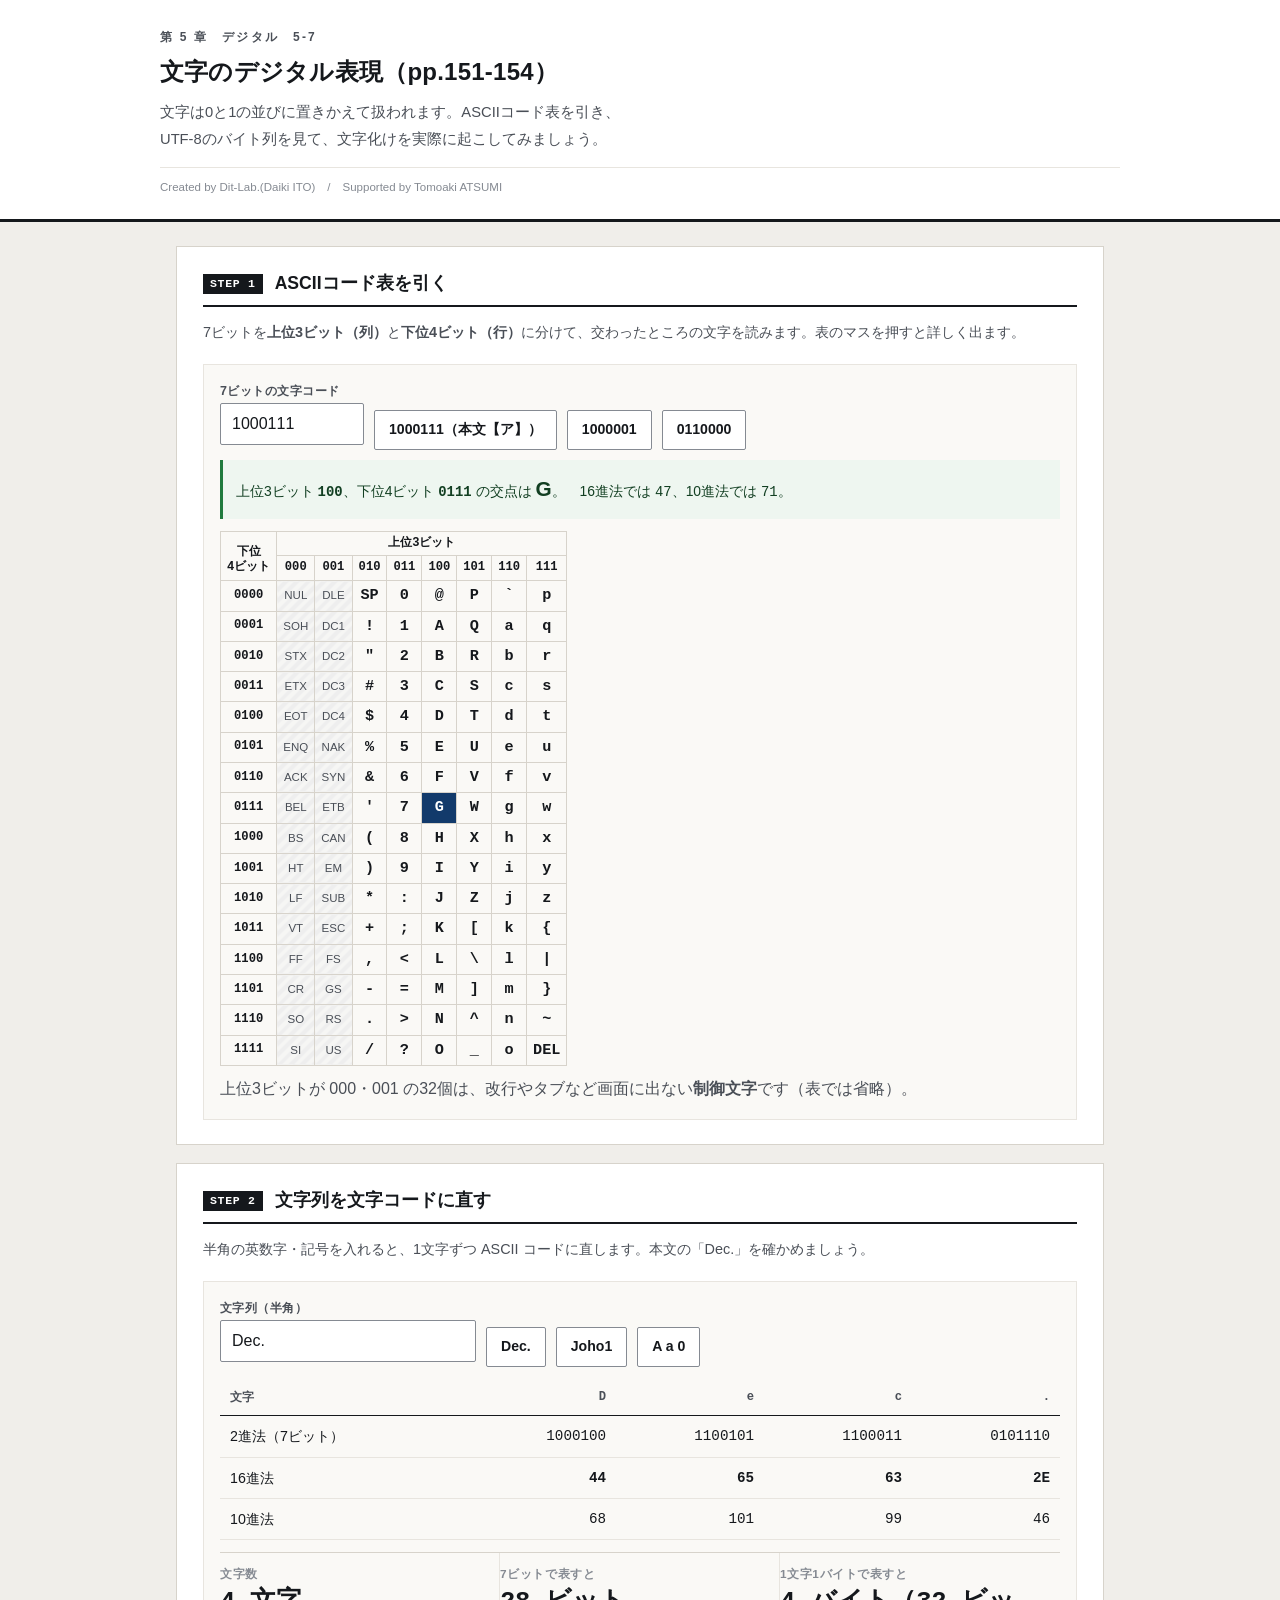
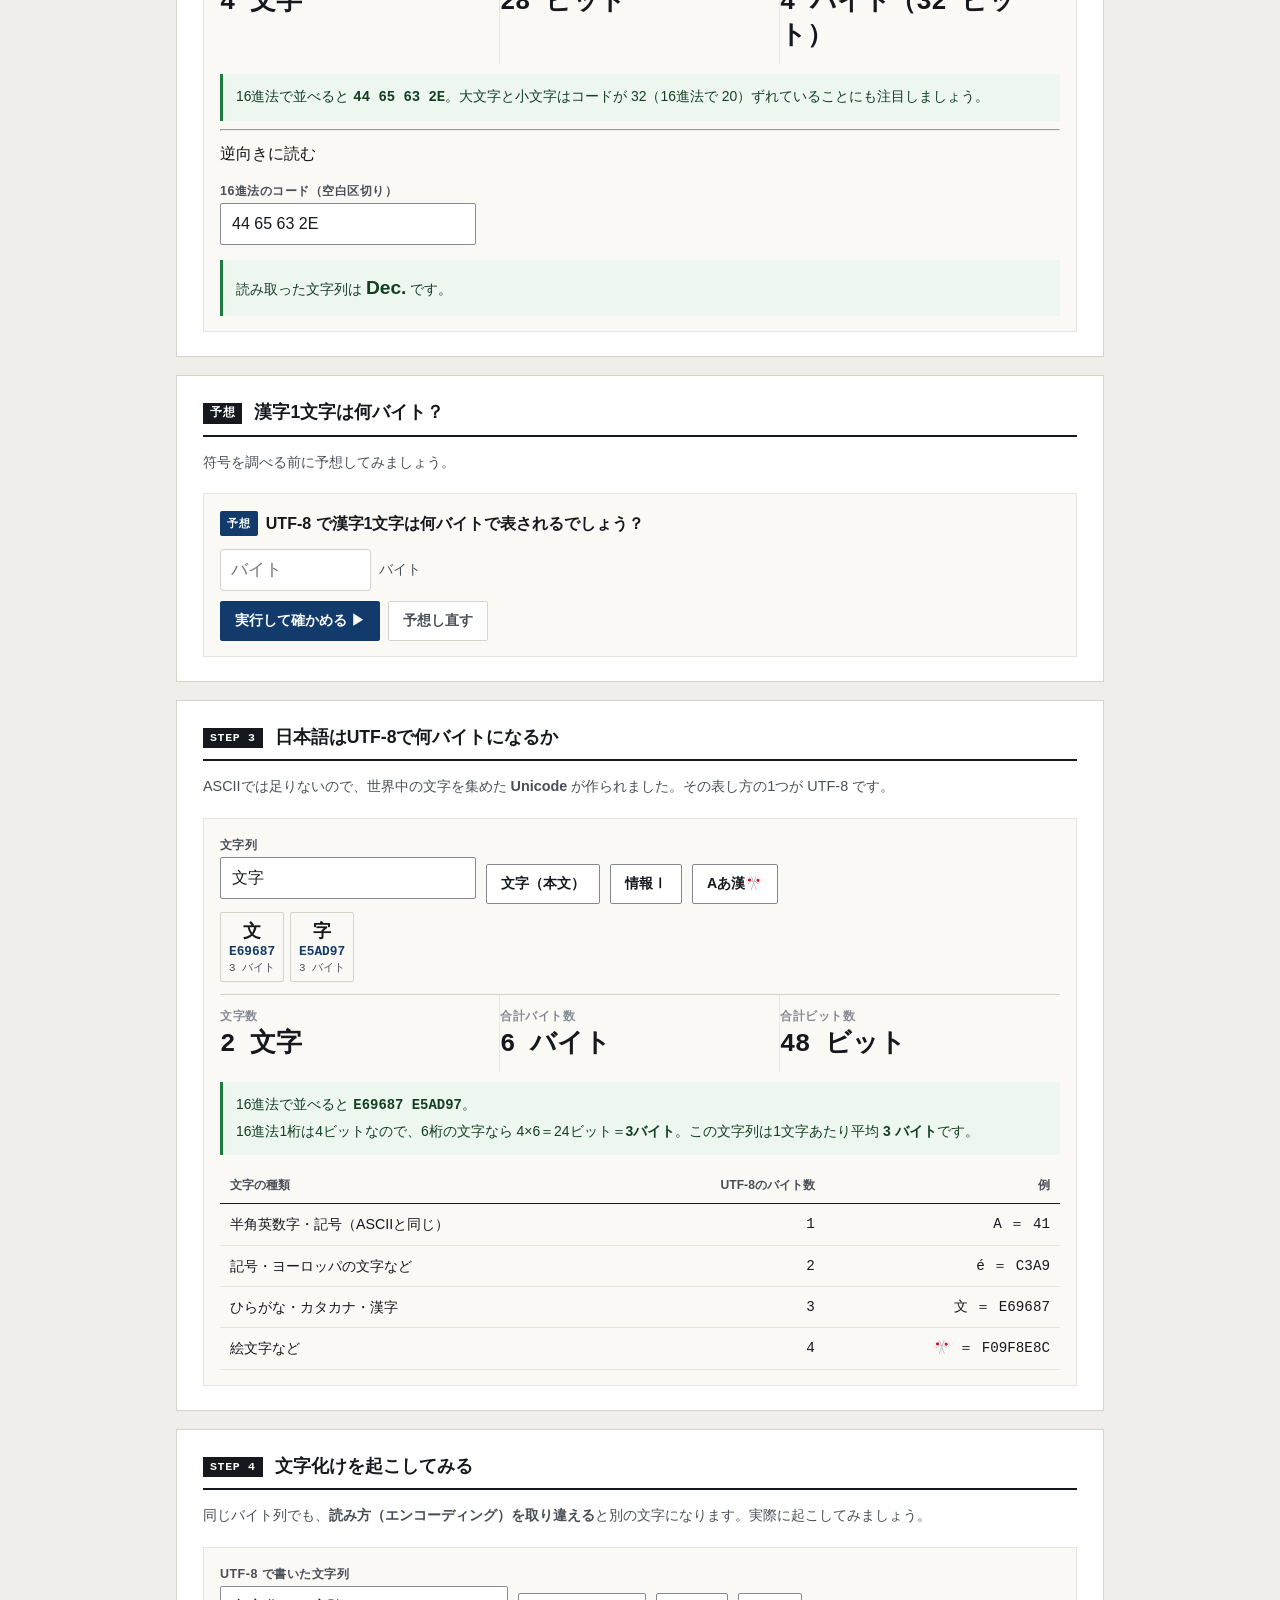
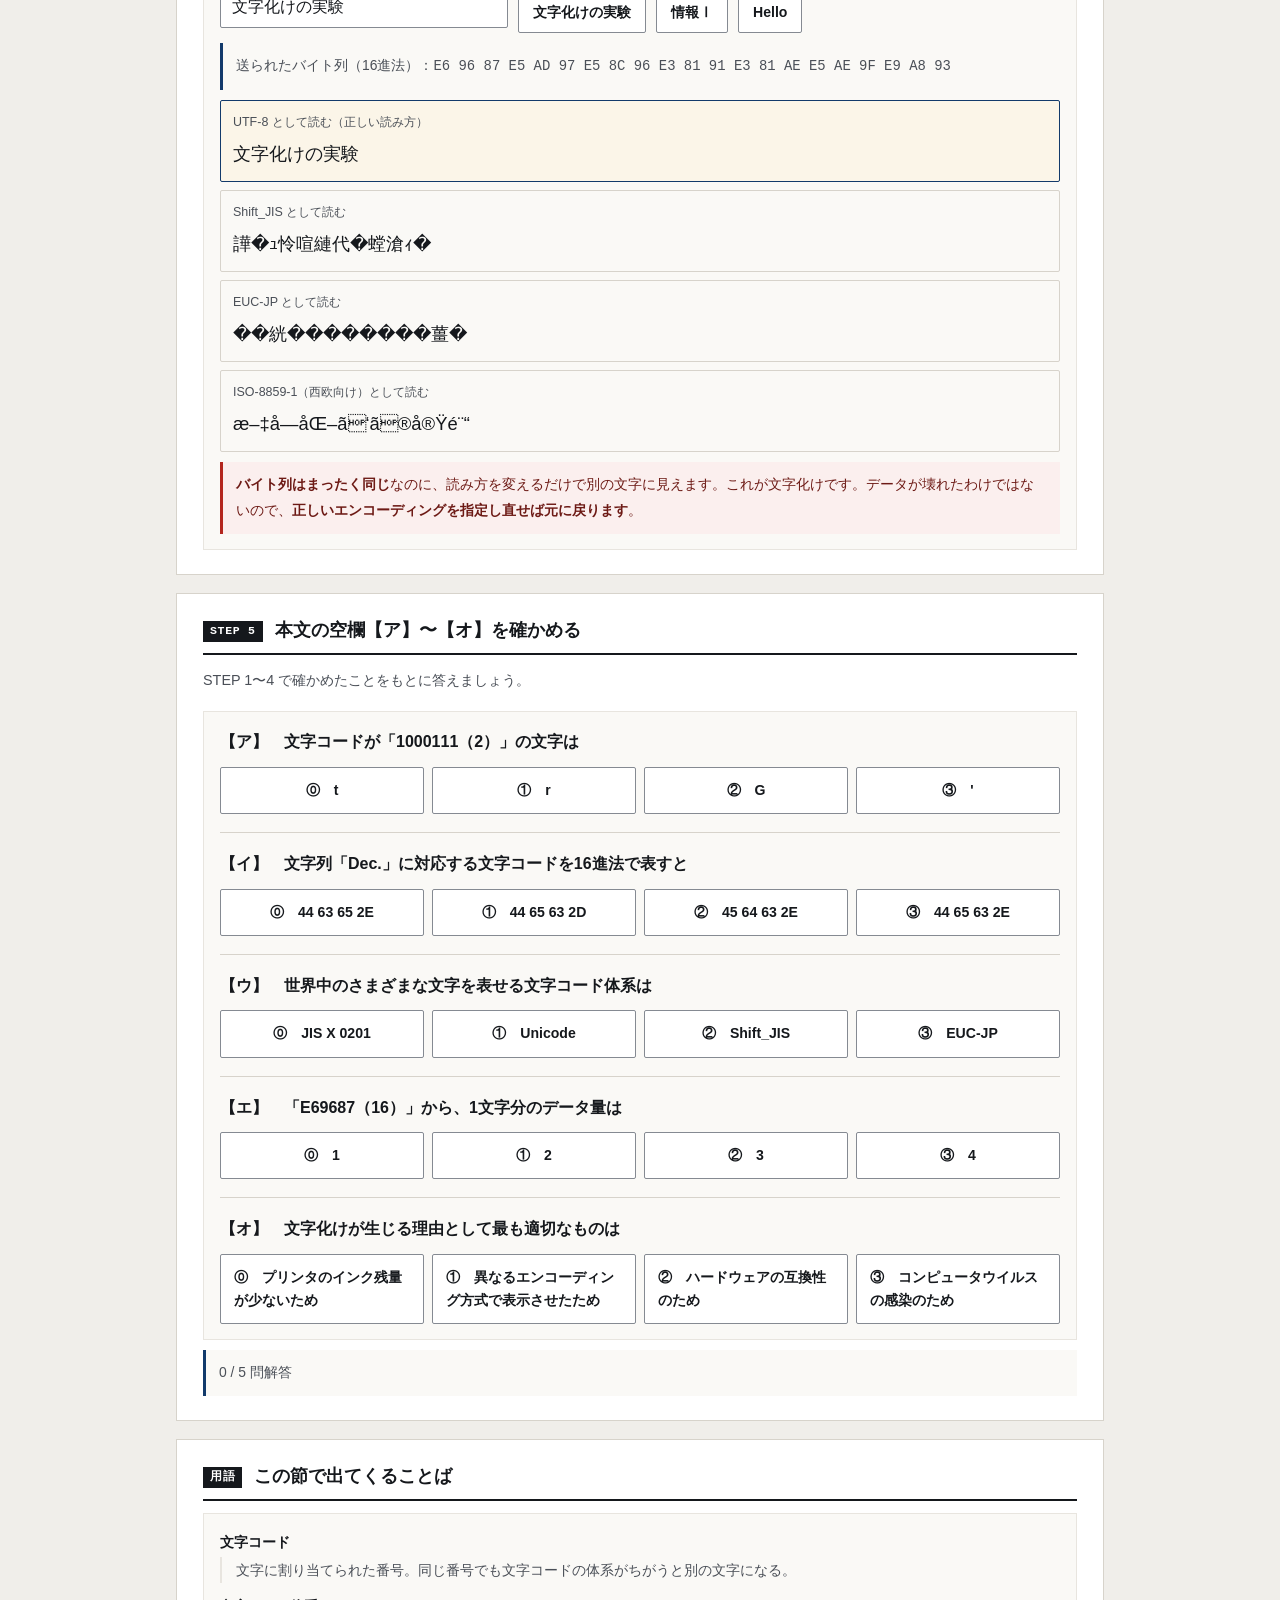
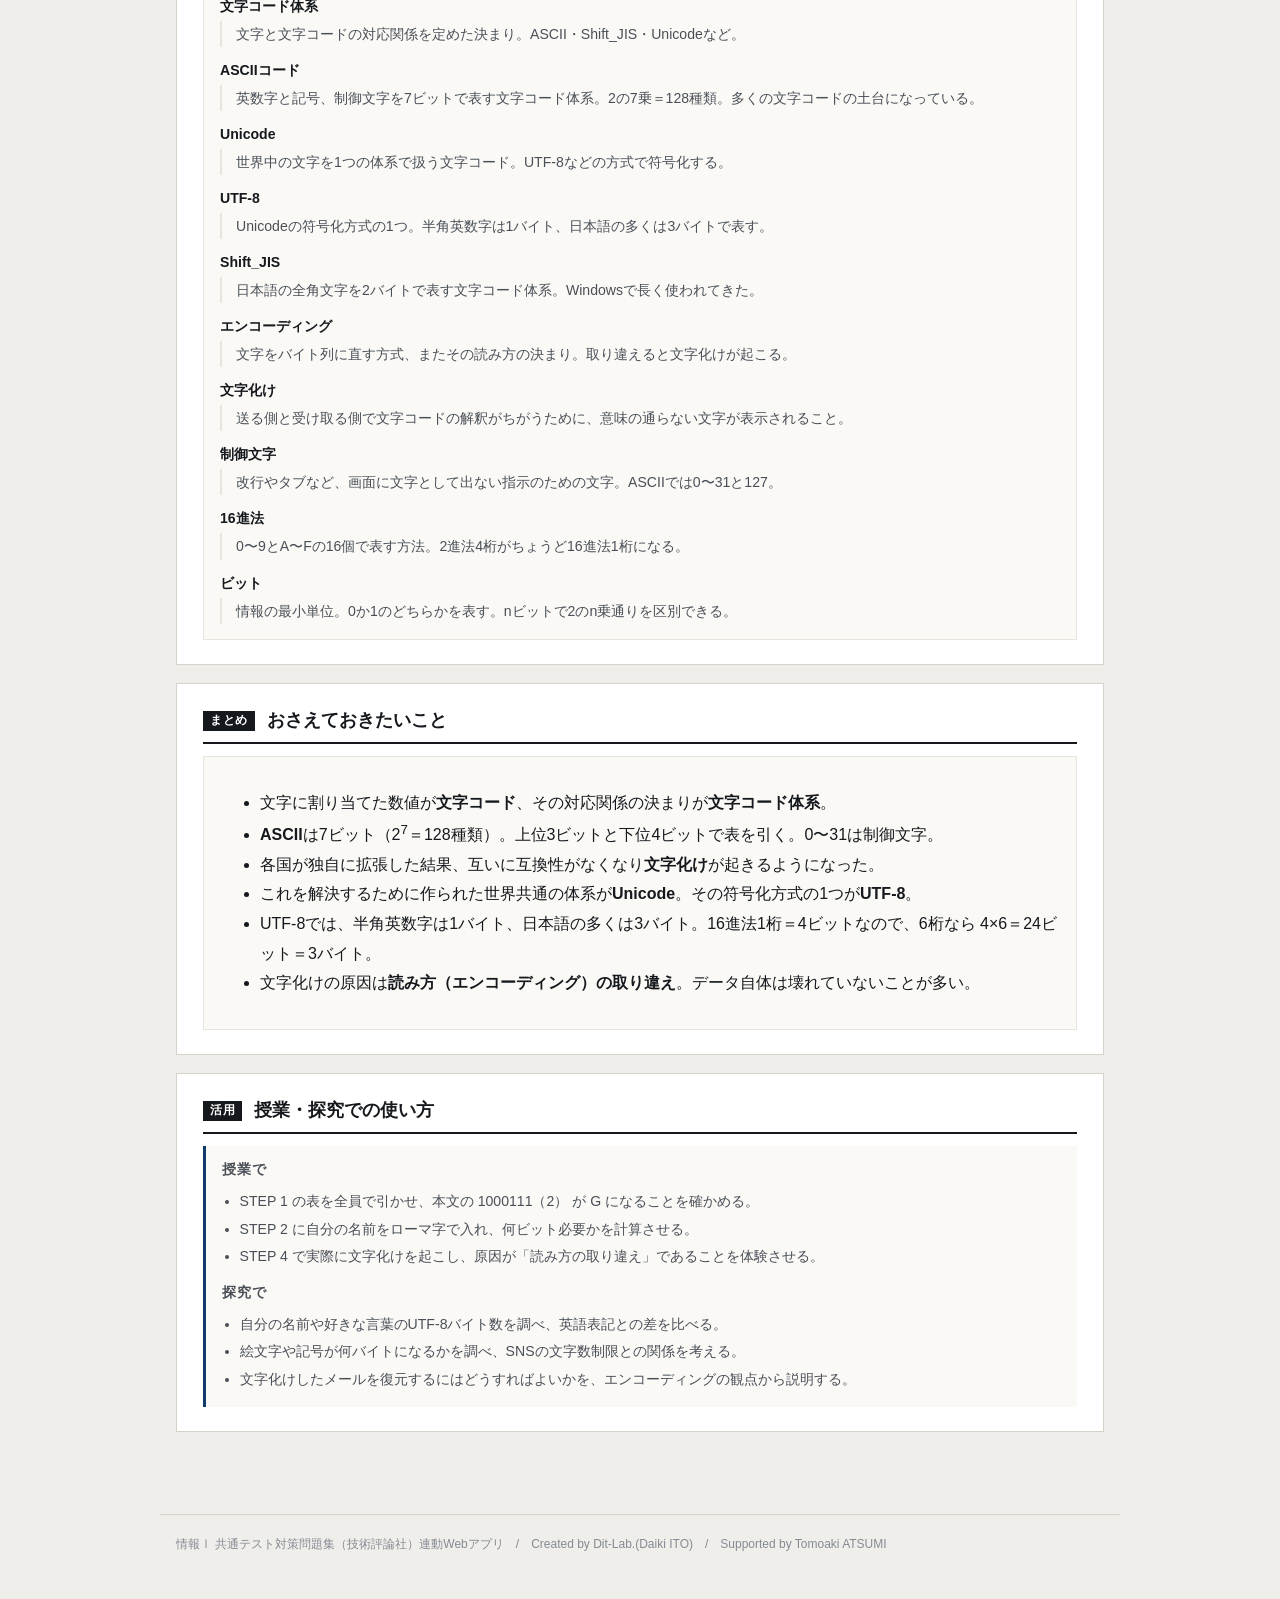
<file: index.html>
<!DOCTYPE html>
<html lang="ja">
<head>
<meta charset="UTF-8">
<meta name="viewport" content="width=device-width, initial-scale=1.0">
<title>文字のデジタル表現｜情報Ⅰ共通テスト対策問題集</title>
<meta name="description" content="文字は0と1の並びに置きかえて扱われます。ASCIIコード表を引き、UTF-8のバイト列を見て、文字化けを実際に起こしてみましょう。">
<link rel="icon" href="data:image/svg+xml,%3Csvg xmlns=%22http://www.w3.org/2000/svg%22 viewBox=%220 0 32 32%22%3E%3Crect width=%2232%22 height=%2232%22 fill=%22%2315181c%22/%3E%3Ctext x=%2216%22 y=%2222%22 font-size=%2218%22 font-family=%22monospace%22 fill=%22%23fff%22 text-anchor=%22middle%22%3E01%3C/text%3E%3C/svg%3E">
<link rel="stylesheet" href="css/style.css?v=88681cd4">
<link rel="stylesheet" href="css/app.css?v=2b9a6e5e">
</head>
<body>

<header class="app-header">
  <div class="inner">
    <span class="eyebrow">第 5 章　デジタル　5-7</span>
    <h1>文字のデジタル表現（pp.151-154）</h1>
    <p class="lead">文字は0と1の並びに置きかえて扱われます。ASCIIコード表を引き、UTF-8のバイト列を見て、文字化けを実際に起こしてみましょう。</p>
    <p class="credit">Created by Dit-Lab.(Daiki ITO)　/　Supported by Tomoaki ATSUMI</p>
  </div>
</header>

<main class="wrap">
  <section class="step" id="step1">
    <h2><span class="no">STEP 1</span>ASCIIコード表を引く</h2>
    <p class="desc">7ビットを<strong>上位3ビット（列）</strong>と<strong>下位4ビット（行）</strong>に分けて、交わったところの文字を読みます。表のマスを押すと詳しく出ます。</p>
    <div class="panel">
      <div class="btn-row" style="align-items:flex-end;flex-wrap:wrap;gap:10px">
        <label class="fld" for="binIn">7ビットの文字コード<br>
          <input type="text" id="binIn" value="1000111" class="mono" maxlength="7" style="width:9em"></label>
        <button class="btn" data-bin="1000111">1000111（本文【ア】）</button>
        <button class="btn" data-bin="1000001">1000001</button>
        <button class="btn" data-bin="0110000">0110000</button>
      </div>
      <div class="note" id="lookNote" style="margin-top:10px"></div>
      <div class="tbl-scroll" style="margin-top:12px"><table class="ascii" id="asciiTable"></table></div>
      <p class="small" style="color:var(--muted);margin-top:8px">上位3ビットが 000・001 の32個は、改行やタブなど画面に出ない<strong>制御文字</strong>です（表では省略）。</p>
    </div>
  </section>

  <section class="step" id="step2">
    <h2><span class="no">STEP 2</span>文字列を文字コードに直す</h2>
    <p class="desc">半角の英数字・記号を入れると、1文字ずつ ASCII コードに直します。本文の「Dec.」を確かめましょう。</p>
    <div class="panel">
      <div class="btn-row" style="align-items:flex-end;flex-wrap:wrap;gap:10px">
        <label class="fld" for="strIn">文字列（半角）<br>
          <input type="text" id="strIn" value="Dec." class="mono" style="width:16em"></label>
        <button class="btn" data-str="Dec.">Dec.</button>
        <button class="btn" data-str="Joho1">Joho1</button>
        <button class="btn" data-str="A a 0">A a 0</button>
      </div>
      <div class="tbl-scroll" style="margin-top:12px"><table class="tbl" id="codeTable"></table></div>
      <div class="metrics" style="margin-top:12px">
        <div class="metric"><div class="k">文字数</div><div class="v" id="cCount">—</div></div>
        <div class="metric"><div class="k">7ビットで表すと</div><div class="v" id="cBits7">—</div></div>
        <div class="metric"><div class="k">1文字1バイトで表すと</div><div class="v" id="cBytes">—</div></div>
      </div>
      <div class="note" id="codeNote" style="margin-top:10px"></div>
      <hr class="sep">
      <p class="qhead">逆向きに読む</p>
      <div class="btn-row" style="align-items:flex-end;flex-wrap:wrap;gap:10px">
        <label class="fld" for="hexIn">16進法のコード（空白区切り）<br>
          <input type="text" id="hexIn" value="44 65 63 2E" class="mono" style="width:16em"></label>
      </div>
      <div class="note info" id="hexNote" style="margin-top:10px"></div>
    </div>
  </section>

  <section class="step">
    <h2><span class="no">予想</span>漢字1文字は何バイト？</h2>
    <p class="desc">符号を調べる前に予想してみましょう。</p>
    <div class="panel"><div id="pdU"></div></div>
  </section>

  <section class="step" id="step3">
    <h2><span class="no">STEP 3</span>日本語はUTF-8で何バイトになるか</h2>
    <p class="desc">ASCIIでは足りないので、世界中の文字を集めた <strong>Unicode</strong> が作られました。その表し方の1つが UTF-8 です。</p>
    <div class="panel">
      <div class="btn-row" style="align-items:flex-end;flex-wrap:wrap;gap:10px">
        <label class="fld" for="u8In">文字列<br>
          <input type="text" id="u8In" value="文字" style="width:16em"></label>
        <button class="btn" data-u8="文字">文字（本文）</button>
        <button class="btn" data-u8="情報Ⅰ">情報Ⅰ</button>
        <button class="btn" data-u8="Aあ漢🎌">Aあ漢🎌</button>
      </div>
      <div class="bytes" id="u8Box"></div>
      <div class="metrics" style="margin-top:12px">
        <div class="metric"><div class="k">文字数</div><div class="v" id="u8Chars">—</div></div>
        <div class="metric"><div class="k">合計バイト数</div><div class="v" id="u8Bytes">—</div></div>
        <div class="metric"><div class="k">合計ビット数</div><div class="v" id="u8Bits">—</div></div>
      </div>
      <div class="note" id="u8Note" style="margin-top:10px"></div>
      <div class="tbl-scroll" style="margin-top:12px"><table class="tbl" id="u8Rule"></table></div>
    </div>
  </section>

  <section class="step" id="step4">
    <h2><span class="no">STEP 4</span>文字化けを起こしてみる</h2>
    <p class="desc">同じバイト列でも、<strong>読み方（エンコーディング）を取り違える</strong>と別の文字になります。実際に起こしてみましょう。</p>
    <div class="panel">
      <div class="btn-row" style="align-items:flex-end;flex-wrap:wrap;gap:10px">
        <label class="fld" for="mjIn">UTF-8 で書いた文字列<br>
          <input type="text" id="mjIn" value="文字化けの実験" style="width:18em"></label>
        <button class="btn" data-mj="文字化けの実験">文字化けの実験</button>
        <button class="btn" data-mj="情報Ⅰ">情報Ⅰ</button>
        <button class="btn" data-mj="Hello">Hello</button>
      </div>
      <div class="note info" style="margin-top:10px">送られたバイト列（16進法）：<span class="mono" id="mjHex"></span></div>
      <div id="mjBox" style="margin-top:10px"></div>
      <div class="note" id="mjNote" style="margin-top:10px"></div>
    </div>
  </section>

  <section class="step" id="step5">
    <h2><span class="no">STEP 5</span>本文の空欄【ア】〜【オ】を確かめる</h2>
    <p class="desc">STEP 1〜4 で確かめたことをもとに答えましょう。</p>
    <div class="panel" id="blankBox"></div>
    <div class="note" id="blankNote" style="margin-top:10px"></div>
  </section>

  <section class="step" id="glossary">
    <h2><span class="no">用語</span>この節で出てくることば</h2>
    <div class="panel"><div id="glossBox"></div></div>
  </section>

  <section class="step" id="wrap">
    <h2><span class="no">まとめ</span>おさえておきたいこと</h2>
    <div class="panel">
      <ul class="bullets">
        <li>文字に割り当てた数値が<strong>文字コード</strong>、その対応関係の決まりが<strong>文字コード体系</strong>。</li>
        <li><strong>ASCII</strong>は7ビット（2<sup>7</sup>＝128種類）。上位3ビットと下位4ビットで表を引く。0〜31は制御文字。</li>
        <li>各国が独自に拡張した結果、互いに互換性がなくなり<strong>文字化け</strong>が起きるようになった。</li>
        <li>これを解決するために作られた世界共通の体系が<strong>Unicode</strong>。その符号化方式の1つが<strong>UTF-8</strong>。</li>
        <li>UTF-8では、半角英数字は1バイト、日本語の多くは3バイト。16進法1桁＝4ビットなので、6桁なら 4×6＝24ビット＝3バイト。</li>
        <li>文字化けの原因は<strong>読み方（エンコーディング）の取り違え</strong>。データ自体は壊れていないことが多い。</li>
      </ul>
    </div>
  </section>

  <section class="step">
    <h2><span class="no">活用</span>授業・探究での使い方</h2>
    <div class="use-note">
      <h3>授業で</h3>
      <ul>
        <li>STEP 1 の表を全員で引かせ、本文の 1000111（2） が G になることを確かめる。</li>
        <li>STEP 2 に自分の名前をローマ字で入れ、何ビット必要かを計算させる。</li>
        <li>STEP 4 で実際に文字化けを起こし、原因が「読み方の取り違え」であることを体験させる。</li>
      </ul>
      <h3 style="margin-top:12px">探究で</h3>
      <ul>
        <li>自分の名前や好きな言葉のUTF-8バイト数を調べ、英語表記との差を比べる。</li>
        <li>絵文字や記号が何バイトになるかを調べ、SNSの文字数制限との関係を考える。</li>
        <li>文字化けしたメールを復元するにはどうすればよいかを、エンコーディングの観点から説明する。</li>
      </ul>
    </div>
  </section>

</main>

<footer class="app-footer">
  情報Ⅰ 共通テスト対策問題集（技術評論社）連動Webアプリ　/　Created by Dit-Lab.(Daiki ITO)　/　Supported by Tomoaki ATSUMI
</footer>

<script src="js/terms.js?v=e86d9647"></script>
<script src="js/predict.js?v=1b9c8bf0"></script>
<script src="js/app.js?v=c7841fb6"></script>
</body>
</html>
</file>
<file: css/style.css>
/* =========================================================
   情報Ⅰ 共通テスト対策問題集 — Web アプリ共通スタイル
   紙面（参考書）に寄せた設計。装飾色は使わず、色は意味を持つときだけ。
   ========================================================= */

:root{
  --paper:#ffffff;
  --paper-2:#faf9f6;      /* うすい紙 */
  --bg:#f0eeea;           /* 台紙 */
  --ink:#15181c;
  --ink-2:#4a4f57;
  --ink-3:#858a92;
  --rule:#d7d3cb;
  /* 旧名のまま書かれているアプリ用の別名（未定義だと枠線や文字色が消えるため） */
  --line: var(--rule);
  --muted: var(--ink-2);
  --sans: var(--font);         /* 罫線 */
  --rule-2:#e8e5df;
  --accent:#123a6b;       /* 濃紺。主要操作と現在地だけに使う */
  --accent-w:#e9eef6;
  --zero:#c0392b;         /* 左＝0 */
  --one:#1d4ed8;          /* 右＝1 */
  --ok:#1f7a3d;   --ok-bg:#eef6f0;
  --ng:#b3261e;   --ng-bg:#fbefee;
  --warn:#8a5a00; --warn-bg:#fbf5e8;
  --font:"Hiragino Kaku Gothic ProN","Hiragino Sans","Yu Gothic Medium","Yu Gothic",
         "Noto Sans JP",Meiryo,-apple-system,BlinkMacSystemFont,sans-serif;
  --mono:"SFMono-Regular",Menlo,Consolas,"Courier New",monospace;
}

*{box-sizing:border-box}
[hidden]{display:none !important}
html{-webkit-text-size-adjust:100%}
body{
  margin:0; background:var(--bg); color:var(--ink);
  font-family:var(--font); font-size:16px; line-height:1.85;
  font-feature-settings:"palt" 1;
}
h1,h2,h3,h4{line-height:1.45; margin:0; font-weight:700}
p{margin:0 0 .75em} p:last-child{margin-bottom:0}
a{color:var(--accent)}

/* ---------- 標題 ---------- */
.app-header{background:var(--paper); border-bottom:3px solid var(--ink); padding:26px 20px 20px}
.app-header .inner{max-width:960px; margin:0 auto}
.app-header .eyebrow{
  font-size:.75rem; font-weight:700; color:var(--ink-2); letter-spacing:.18em;
  display:block; margin-bottom:7px;
}
.app-header h1{font-size:1.5rem; letter-spacing:.01em}
.app-header .lead{font-size:.92rem; color:var(--ink-2); margin-top:9px; max-width:60ch}
.app-header .credit{
  font-size:.72rem; color:var(--ink-3); margin-top:14px;
  padding-top:9px; border-top:1px solid var(--rule-2);
}

/* ---------- 版面 ---------- */
.wrap{max-width:960px; margin:0 auto; padding:24px 16px 64px}
.step{background:var(--paper); border:1px solid var(--rule); padding:24px 26px; margin-bottom:18px}
.step > h2{
  display:flex; align-items:baseline; gap:12px; font-size:1.1rem;
  padding-bottom:9px; border-bottom:2px solid var(--ink); margin-bottom:12px;
}
.step > h2 .no{
  flex:none; font-family:var(--mono); font-size:.72rem; font-weight:700;
  background:var(--ink); color:var(--paper); padding:2px 7px; letter-spacing:.06em;
  position:relative; top:-2px;
}
.step > .desc{color:var(--ink-2); font-size:.9rem; margin-bottom:18px}
.step[hidden]{display:none}

.grid{display:grid; gap:20px}
.grid > *{min-width:0}          /* 子の中身で列が広がるのを防ぐ */
@media(min-width:800px){ .grid.c2{grid-template-columns:1fr 1fr} }
@media(min-width:800px){ .grid.c21{grid-template-columns:1.45fr 1fr} }

.panel{border:1px solid var(--rule-2); background:var(--paper-2); padding:15px 16px; min-width:0}
.panel > h3{
  font-size:.8rem; font-weight:700; color:var(--ink-2); letter-spacing:.08em;
  margin-bottom:12px; padding-bottom:6px; border-bottom:1px solid var(--rule);
}

/* ---------- 部品 ---------- */
.btn{
  appearance:none; border:1px solid var(--ink-3); background:var(--paper); color:var(--ink);
  font-family:inherit; font-size:.88rem; font-weight:700; padding:8px 14px;
  border-radius:2px; cursor:pointer; min-height:40px; line-height:1.4;
  transition:background .12s, border-color .12s, color .12s;
}
.btn:hover:not(:disabled){background:var(--accent-w); border-color:var(--accent); color:var(--accent)}
.btn:disabled{opacity:.35; cursor:not-allowed}
.btn.primary{background:var(--accent); color:var(--paper); border-color:var(--accent)}
.btn.primary:hover:not(:disabled){background:#0d2c53; color:var(--paper)}
.btn.ghost{border-color:var(--rule); color:var(--ink-2)}
.btn.sm{font-size:.8rem; padding:5px 10px; min-height:34px}
.btn-row{display:flex; flex-wrap:wrap; gap:8px; align-items:center}

/* タブ（見出し下線式） */
.seg{display:flex; gap:0; border-bottom:1px solid var(--rule)}
.seg button{
  appearance:none; border:0; background:transparent; font-family:inherit; font-size:.88rem;
  font-weight:700; color:var(--ink-3); padding:9px 4px; margin-right:26px; cursor:pointer;
  border-bottom:3px solid transparent; margin-bottom:-1px; min-height:40px;
}
.seg button:hover{color:var(--ink-2)}
.seg button[aria-pressed="true"]{color:var(--ink); border-bottom-color:var(--accent)}

label.fld{display:block; font-size:.78rem; font-weight:700; color:var(--ink-2); margin-bottom:5px; letter-spacing:.04em}
input[type=text], textarea, input[type=number]{
  width:100%; font-family:inherit; font-size:1rem; color:var(--ink);
  border:1px solid var(--ink-3); border-radius:2px; padding:9px 11px;
  background:var(--paper); min-height:42px;
}
input:focus, textarea:focus{outline:2px solid var(--accent); outline-offset:-1px; border-color:var(--accent)}
.btn:focus-visible, .seg button:focus-visible, .node-card:focus-visible{outline:2px solid var(--accent); outline-offset:2px}
textarea{resize:vertical; line-height:1.7}
.mono{font-family:var(--mono)}

table.tbl{width:100%; border-collapse:collapse; font-size:.89rem}
table.tbl th, table.tbl td{border-bottom:1px solid var(--rule-2); padding:7px 10px; text-align:right}
table.tbl th:first-child, table.tbl td:first-child{text-align:left}
table.tbl thead th{border-bottom:1.5px solid var(--ink); font-size:.76rem; color:var(--ink-2); font-weight:700; white-space:nowrap}
.tbl-scroll{overflow-x:auto; -webkit-overflow-scrolling:touch; max-width:100%}

.note{padding:10px 13px; font-size:.87rem; border-left:3px solid var(--ink-3); background:var(--paper-2); overflow-wrap:break-word; word-break:break-word}
.note.ok{background:var(--ok-bg); border-left-color:var(--ok); color:#123f22}
.note.ng{background:var(--ng-bg); border-left-color:var(--ng); color:#6d1a15}
.note.info{background:var(--paper-2); border-left-color:var(--accent); color:var(--ink-2)}
.note.warn{background:var(--warn-bg); border-left-color:var(--warn); color:#5c3d00}
.note[hidden]{display:none}

.badge{
  display:inline-block; font-size:.72rem; font-weight:700; padding:1px 7px;
  border:1px solid var(--rule); color:var(--ink-2); background:var(--paper); letter-spacing:.04em;
}

/* 数値は罫線で仕切るだけ。カードにしない */
.metrics{display:flex; flex-wrap:wrap; gap:0; border-top:1px solid var(--rule)}
.metric{flex:1 1 130px; padding:11px 14px 11px 0; border-right:1px solid var(--rule-2)}
.metric:last-child{border-right:0}
.metric .k{font-size:.74rem; color:var(--ink-3); font-weight:700; letter-spacing:.05em}
.metric .v{font-size:1.6rem; font-weight:700; line-height:1.3; font-family:var(--mono); letter-spacing:-.01em}
.metric .s{font-size:.76rem; color:var(--ink-2)}

.bit0{color:var(--zero); font-weight:700}
.bit1{color:var(--one); font-weight:700}

.app-footer{
  max-width:960px; margin:0 auto; padding:18px 16px 44px; color:var(--ink-3);
  font-size:.75rem; border-top:1px solid var(--rule);
}
.sr-only{position:absolute;width:1px;height:1px;overflow:hidden;clip:rect(0 0 0 0);white-space:nowrap}

@media(max-width:640px){
  body{font-size:15px}
  .app-header{padding:20px 16px 16px}
  .app-header h1{font-size:1.16rem}
  .wrap{padding:16px 12px 52px}
  .step{padding:18px 15px}
  .seg button{margin-right:18px; font-size:.84rem}
  .metric{flex-basis:50%; border-right:0}
}
@media (prefers-reduced-motion:reduce){ *{animation:none!important; transition:none!important} }

/* ---------- 自分のデータ・共有・印刷 ---------- */
.toolbar{display:flex; flex-wrap:wrap; gap:8px; align-items:center; margin-top:12px;
  padding-top:12px; border-top:1px solid var(--rule-2)}
.toolbar .hint{font-size:.78rem; color:var(--ink-3)}
.paste-area{width:100%; min-height:110px; font-family:var(--mono); font-size:.86rem}
.use-note{background:var(--paper-2); border-left:3px solid var(--accent); padding:14px 16px; font-size:.88rem}
.use-note h3{font-size:.86rem; letter-spacing:.06em; margin-bottom:8px; color:var(--ink-2)}
.use-note ol, .use-note ul{margin:0; padding-left:1.25em; line-height:1.95; color:var(--ink-2)}

@media print{
  body{background:#fff}
  .app-header{border-bottom:2px solid #000}
  .step{border:1px solid #bbb; break-inside:avoid; page-break-inside:avoid; margin-bottom:12px}
  .btn, .seg, .toolbar, input[type=range]{display:none !important}
  .note{border-left-width:2px}
  a[href]:after{content:""}
}

/* ---------- 入力グリッド ---------- */
.dg-scroll{overflow:auto; -webkit-overflow-scrolling:touch; border:1px solid var(--rule); background:var(--paper); max-height:420px}
table.dg{border-collapse:collapse; font-family:var(--mono); font-size:.9rem; min-width:100%}
table.dg th, table.dg td{border:1px solid var(--rule-2); padding:0}
table.dg thead th{background:var(--paper-2); position:sticky; top:0; z-index:2}
table.dg .dg-n{background:var(--paper-2); color:var(--ink-3); font-size:.76rem; font-weight:400;
  text-align:center; min-width:34px; padding:0 4px; position:sticky; left:0; z-index:1}
table.dg .dg-corner{background:var(--paper-2); min-width:34px; position:sticky; left:0; z-index:3}
table.dg .dg-act{background:var(--paper-2); width:34px}
.dg-h, .dg-c{width:100%; min-width:96px; border:0; background:transparent; font-family:inherit;
  font-size:.9rem; padding:8px 9px; color:var(--ink); min-height:38px}
.dg-h{font-weight:700; font-family:var(--font); font-size:.82rem; color:var(--ink-2)}
.dg-c.num{text-align:right}
.dg-c:focus, .dg-h:focus{outline:2px solid var(--accent); outline-offset:-2px; background:var(--accent-w)}
.dg-del{border:0; background:transparent; color:var(--ink-3); cursor:pointer; width:32px; height:34px; font-size:1rem}
.dg-del:hover{color:var(--ng)}
.dg-tools{display:flex; flex-wrap:wrap; gap:8px; align-items:center; margin-top:10px}
.dg-hint{font-size:.76rem; color:var(--ink-3)}

/* ---------- ファイル読み込み ---------- */
.filebox{display:flex; flex-wrap:wrap; gap:10px; align-items:center; padding:12px;
  border:1px dashed var(--rule); background:var(--paper-2)}
.filebox input[type=file]{font-size:.85rem; font-family:inherit; max-width:100%}
.filebox .sel{max-width:220px}
.filelabel{display:inline-flex; align-items:center; gap:6px; font-size:.85rem; font-weight:700;
  border:1px solid var(--ink-3); background:var(--paper); padding:8px 14px; border-radius:2px; cursor:pointer; min-height:40px}
.filelabel:hover{border-color:var(--accent); color:var(--accent); background:var(--accent-w)}
.filelabel input{display:none}

/* ---------- 用語解説 ---------- */
.term{position:relative; border-bottom:1.5px dotted var(--accent); cursor:help; color:var(--accent); font-weight:700}
.term .term-pop{display:none; position:absolute; left:0; top:1.7em; z-index:50; width:min(300px,78vw);
  background:var(--paper); border:1px solid var(--ink-3); box-shadow:0 6px 20px rgba(0,0,0,.14);
  padding:10px 12px; font-size:.82rem; font-weight:400; color:var(--ink-2); line-height:1.75;
  border-left:3px solid var(--accent); cursor:auto; text-align:left}
.term .term-pop b{display:block; color:var(--ink); font-size:.86rem; margin-bottom:3px}
.term.open .term-pop{display:block}
dl.gloss{margin:0; font-size:.88rem}
dl.gloss dt{font-weight:700; color:var(--ink); margin-top:10px}
dl.gloss dt:first-child{margin-top:0}
dl.gloss dd{margin:2px 0 0; color:var(--ink-2); line-height:1.85; padding-left:1em; border-left:2px solid var(--rule-2)}
@media print{ .term{border-bottom:0; color:inherit} .term .term-pop{display:none !important} }

/* ---------- スマホ・タブレット ---------- */
@media (max-width:1024px){
  /* iOS で入力時に画面が勝手に拡大するのを防ぐ（16px 未満だとズームする） */
  input[type=text], input[type=number], textarea, select, .dg-c, .dg-h{ font-size:16px }
  .dg-c, .dg-h{ min-width:110px }
}
@media (max-width:820px){
  .grid.c2,.grid.c21{grid-template-columns:1fr}
  .dg-scroll{max-height:340px}
  .filebox{flex-direction:column; align-items:stretch}
  .filebox .sel{max-width:100%}
  .term .term-pop{left:auto; right:0; width:min(280px,86vw)}
}
@media (max-width:480px){
  .step > h2{font-size:1rem; flex-wrap:wrap}
  .metrics{gap:0}
  .metric{flex-basis:50%; padding-right:10px}
  .metric .v{font-size:1.3rem}
  .btn{padding:8px 12px}
  .dg-tools{gap:6px}
  .dg-hint{width:100%}
}
/* タッチ操作でのスクロールを滑らかに */
.tbl-scroll, .dg-scroll, .tree-box{ -webkit-overflow-scrolling:touch; overscroll-behavior-x:contain }

/* 幅指定つきの入力欄がスマートフォンではみ出さないようにする */
input[type=text], input[type=number], input[type=search], textarea, select{ max-width:100% }
.btn-row > label{ min-width:0; max-width:100% }
.btn-row > label input, .btn-row > label select{ max-width:100% }

/* 共通：○×判定・並べかえ（quiz.js 用） */
.abcde{border:1px solid var(--rule); border-radius:3px; overflow:hidden}
.abcde > div{border-top:1px solid var(--rule); padding:10px 12px}
.abcde > div:first-child{border-top:0}
.abcde .st{display:flex; gap:10px; align-items:flex-start; flex-wrap:wrap}
.abcde .st .k{font-weight:700; font-family:var(--mono); min-width:1.4em}
.abcde .st .t{flex:1; min-width:12em}
.abcde .jb{display:flex; gap:6px}
.abcde .jb .btn{min-width:3.4em; padding:6px 10px; text-align:center}
.prep{display:grid; grid-template-columns:repeat(auto-fit,minmax(150px,1fr)); gap:10px; margin-top:10px}
.prep .slot{border:1px dashed var(--ink-3); border-radius:3px; padding:10px; min-height:92px; background:var(--paper)}
.prep .slot.filled{border-style:solid}
.prep .slot .tag{font:700 .74rem/1.4 var(--mono); color:var(--accent); display:block; margin-bottom:6px}
.prep .slot .txt{font-size:.86rem; line-height:1.7}
.cards{display:flex; flex-wrap:wrap; gap:8px; margin-top:10px}
.cards .c{border:1px solid var(--ink-3); border-radius:3px; padding:9px 12px; background:var(--paper);
  cursor:pointer; font-size:.88rem; max-width:100%; text-align:left; font-family:inherit; color:var(--ink)}
.cards .c:hover{background:var(--warn-bg)}
.cards .c.used{opacity:.35; pointer-events:none}

/* --- 予想してから実行 --- */
.pmark{display:inline-block; background:var(--accent); color:#fff; font-size:.7rem; font-weight:700;
  letter-spacing:.08em; padding:2px 7px; border-radius:2px; margin-right:8px; vertical-align:2px}
input.pin{font-size:1.05rem; padding:7px 10px; border:1px solid var(--rule); border-radius:3px;
  width:9em; max-width:100%; background:#fff}
.btn-row .unit{color:var(--muted); font-size:.9rem}
.choice4 .btn.on{border-color:var(--accent); box-shadow:inset 0 0 0 1px var(--accent); font-weight:700}
/* 設問文の見出し（flex ではなく通常の段落。.qhead は左右振り分け用なので用途が別） */
.pq{margin:0 0 10px; font-weight:700; line-height:1.85}

/* --- 自分のテーマでやってみる（ワークシート） --- */
.wsheet{display:grid; gap:14px}
@media(min-width:760px){ .wsheet{grid-template-columns:1fr 1fr} }
.wsf{display:block}
.wsf .wsl{display:block; font-weight:700; font-size:.9rem; margin-bottom:3px}
.wsf .wsh{display:block; font-size:.78rem; color:var(--muted); margin-bottom:5px; line-height:1.6}
.wsf textarea{width:100%; max-width:100%; font:inherit; font-size:.92rem; line-height:1.75;
  padding:8px 10px; border:1px solid var(--rule); border-radius:3px; background:#fff; resize:vertical}
.wsf textarea:focus{outline:2px solid var(--accent); outline-offset:-2px}
.wsout{margin-top:14px; border:1px solid var(--ink-3); border-radius:3px; background:#fff; padding:16px 18px}
.wsout h4{margin:0 0 10px; font-size:1rem}
.wsout dl{margin:0}
.wsout dt{font-weight:700; font-size:.84rem; color:var(--accent); margin-top:10px}
.wsout dd{margin:2px 0 0; font-size:.92rem; line-height:1.85; white-space:pre-wrap}
.wsout .wsmsg{margin:10px 0 0; font-size:.86rem; color:var(--muted)}
@media print{
  .app-header, .btn-row, .step:not(.wsprint){ display:none !important }
  .wsout{border:none; padding:0}
}
</file>
<file: css/app.css>
.qhead{display:flex; justify-content:space-between; align-items:center; margin-bottom:12px}
.card-q{border:1px solid var(--rule); background:var(--paper); padding:18px; margin-bottom:14px}
.q-scene{font-size:1rem; font-weight:700; line-height:1.9}
.choice4{display:grid; gap:8px; grid-template-columns:repeat(auto-fit,minmax(160px,1fr))}
.choice4 .btn{text-align:left; line-height:1.65; padding:11px 13px}
.choice4 .btn.correct{background:var(--ok-bg); border-color:var(--ok); color:var(--ok)}
.choice4 .btn.wrong{background:var(--ng-bg); border-color:var(--ng); color:var(--ng)}
.choice4.locked{pointer-events:none}
.sel{width:100%; font-family:inherit; font-size:.95rem; padding:9px 11px; min-height:42px;
  border:1px solid var(--ink-3); border-radius:2px; background:var(--paper); color:var(--ink)}
input[type=range]{width:100%; accent-color:var(--accent); height:34px}
.why{font-size:.85rem; color:var(--ink-2); line-height:1.85}
.eqbox{font-family:var(--mono); font-size:1.02rem; font-weight:700; text-align:center; padding:14px;
  border:1px solid var(--rule); background:var(--paper-2); line-height:1.8}
.blankin{border:1.5px solid var(--accent); background:#fff; padding:6px 8px; text-align:center;
  font-family:var(--mono); min-height:38px; font-size:.95rem; max-width:120px}
.blankin.ok{border-color:var(--ok); background:var(--ok-bg)}
.blankin.ng{border-color:var(--ng); background:var(--ng-bg)}
table.tbl td .blankin{width:100%; max-width:none}

/* --- 5-7 文字のデジタル表現 --- */
.ascii{border-collapse:collapse;font-size:.84rem}
.ascii th,.ascii td{border:1px solid var(--line);padding:4px 6px;text-align:center;white-space:nowrap}
.ascii thead th{background:var(--paper-2);font:700 .76rem/1.3 var(--mono)}
.ascii tbody th{background:var(--paper-2);font:700 .76rem/1.3 var(--mono)}
.ascii td.c{cursor:pointer;font:700 .95rem/1.4 var(--mono);min-width:2.1em}
.ascii td.c:hover{background:var(--warn-bg)}
.ascii td.c.hit{background:#123a6b;color:#fff}
.ascii td.ctl{background:repeating-linear-gradient(135deg,#f6f6f4,#f6f6f4 4px,#eee 4px,#eee 8px);color:var(--muted);font-size:.72rem}
.bytes{display:flex;flex-wrap:wrap;gap:6px;margin-top:8px}
.byteg{border:1px solid var(--line);border-radius:2px;padding:6px 8px;text-align:center;min-width:64px}
.byteg .ch{font:700 1.15rem/1.3 var(--sans);display:block}
.byteg .hx{font:700 .8rem/1.4 var(--mono);color:var(--accent);display:block}
.byteg .bn{font:.68rem/1.3 var(--mono);color:var(--muted);display:block;word-break:break-all}
.mojiline{border:1px solid var(--line);border-radius:2px;padding:10px 12px;margin-top:8px}
.mojiline .enc{font-size:.78rem;color:var(--muted);display:block;margin-bottom:3px}
.mojiline .res{font-size:1.15rem;word-break:break-all}
.mojiline.self{border-color:var(--accent);background:var(--warn-bg)}
</file>
